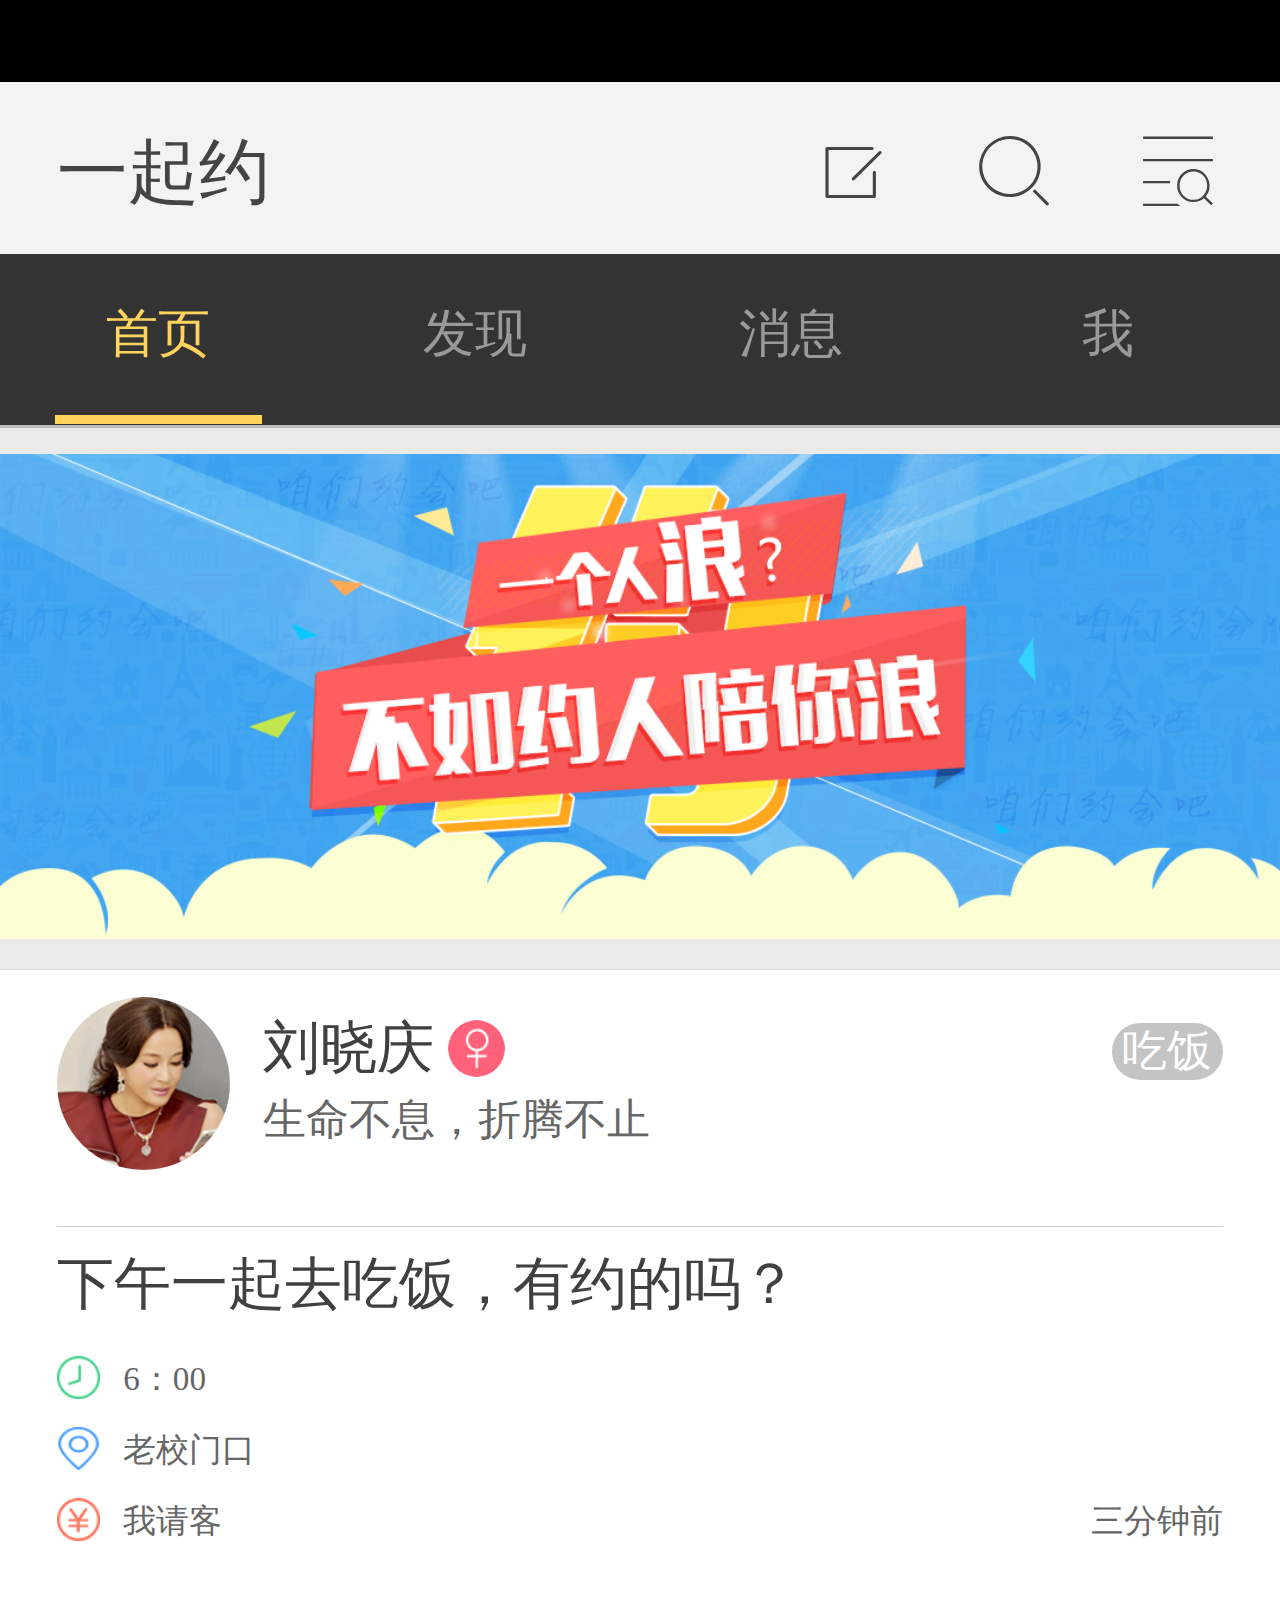
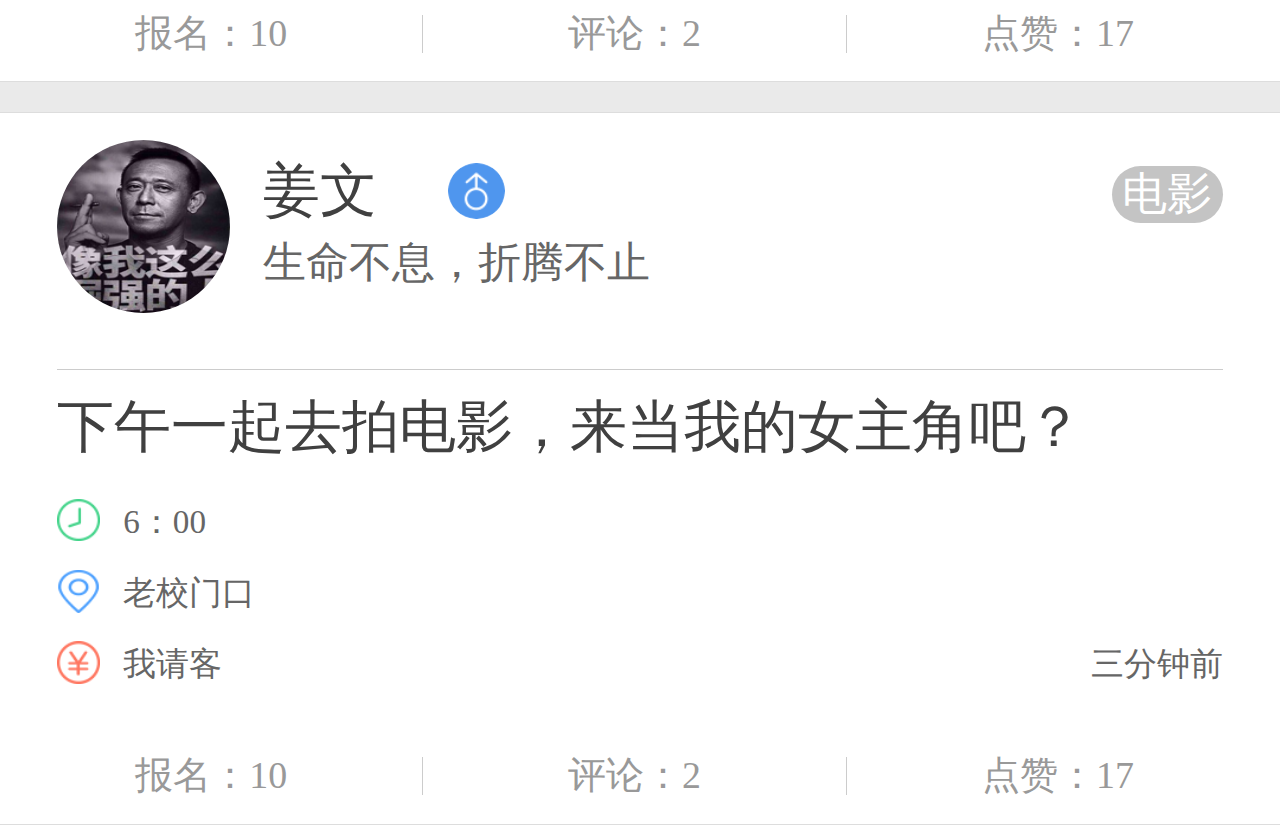
<file: index.html>
<!DOCTYPE html>
<html lang="en">
<head>
	<meta charset="UTF-8">
	<meta name="viewport" content="width=device-width, initial-scale=1.0, maximum-scale=1.0, user-scalable=no">
	<title>移动端</title>
	<link rel="stylesheet" href="style/index.css">
	<script>
		window.onload = function() {
			alert("为什么？");
			function change() {
				var html = document.getElementsByTagName('html')[0];
				html.style.fontSize = window.screen.width/16+ 'px' ||document.documentElement.clientWidth/16 + "px" ;				
			}
			change();
			window.onresize = function() {
				change();
			}
		}
	</script>
	<title>Data</title>
</head>
<body>
	<div id="header">
		<div class="header-l">一起约</div>
		<div class="header-r">
			<a href="javascript:;" class="iconfont shaixuan">&#xe630;</a>
			<a href="javascript:;" class="iconfont">&#xe643;</a>
			<a href="javascript:;" class="iconfont">&#xe655;</a>
		</div>
				<!-- 筛选 -->
		<div class="filter">
			<div class="top">
				<p class="confire">确认</p>
				<p class="del">取消</p>
			</div>
			<ul>
				<li>请选择约会类型 <span><img src="img/right.png"  alt=""></span></li>
				<li>排序方式<span><img src="img/right.png"  alt=""></span></li>
				<li>性别<span><img src="img/right.png"  alt=""></span></li>
				<li>消费<span><img src="img/right.png"  alt=""></span></li>
				<li>时间<span><img src="img/right.png"  alt=""></span></li>
			</ul>
		</div>
	</div>
	<div class="nav">
		<li class="current"><a href="javascript:;">首页</a></li>
		<li><a href="javascript:;">发现</a></li>
		<li><a href="javascript:;">消息</a></li>
		<li><a href="javascript:;">我</a></li>
	</div>
	<div class="img-container">
		<img src="img/data-bg.png" class="data-img">
	</div>
	<div class="con">




		<div class="item">
			<div class="top">
				<div class="head">
					<img src="img/head-bg.png"  alt="">
				</div>
				<div class="xinxi">
					<ul>
						<li class="name">刘晓庆
							<img src="img/sex-nv.png"  alt="">
						</li>
						<li class="biaoqian">吃饭</li>
					</ul>
					<p class="motto">生命不息，折腾不止</p>
				</div>
			</div>
			<div class="middle">
				<div class="data-what">下午一起去吃饭，有约的吗？</div>
				<ul>
					<li class="time"><i><img src="img/time-bg.png"  alt=""></i><span> 6：00 </span></li>
					<li class="time"><i><img src="img/where.png" height="36" width="36"  alt=""></i><span>老校门口 </span></li>
					<li class="time"><i><img src="img/who-pay.png"  alt=""></i><span>我请客 </span><p>三分钟前</p></li>
				</ul>
			</div>
		</div>
		<div class="bottom">
			<li>报名：10</li>
			<li>评论：2</li>
			<li class="no-r">点赞：17</li>
		</div>
	</div>
	<div class="con">
		<div class="item">
			<div class="top">
				<div class="head">
					<img src="img/head-bg2.png"  alt="">
				</div>
				<div class="xinxi">
					<ul>
						<li class="name">姜文
							<img src="img/sex-nan.png"  alt="">
						</li>
						<li class="biaoqian">电影</li>
					</ul>
					<p class="motto">生命不息，折腾不止</p>
				</div>
			</div>
			<div class="middle">
				<div class="data-what">下午一起去拍电影，来当我的女主角吧？</div>
				<ul>
					<li class="time"><i><img src="img/time-bg.png"  alt=""></i><span> 6：00 </span></li>
					<li class="time"><i><img src="img/where.png" height="36" width="36"  alt=""></i><span>老校门口 </span></li>
					<li class="time"><i><img src="img/who-pay.png"  alt=""></i><span>我请客 </span><p>三分钟前</p></li>
				</ul>
			</div>
		</div>
		<div class="bottom">
			<li>报名：10</li>
			<li>评论：2</li>
			<li class="no-r">点赞：17</li>
		</div>
	</div>
</body>
<script src="style/jquery-1.11.3.js"></script>
<script src="style/touch.js"></script>

</html>
</file>
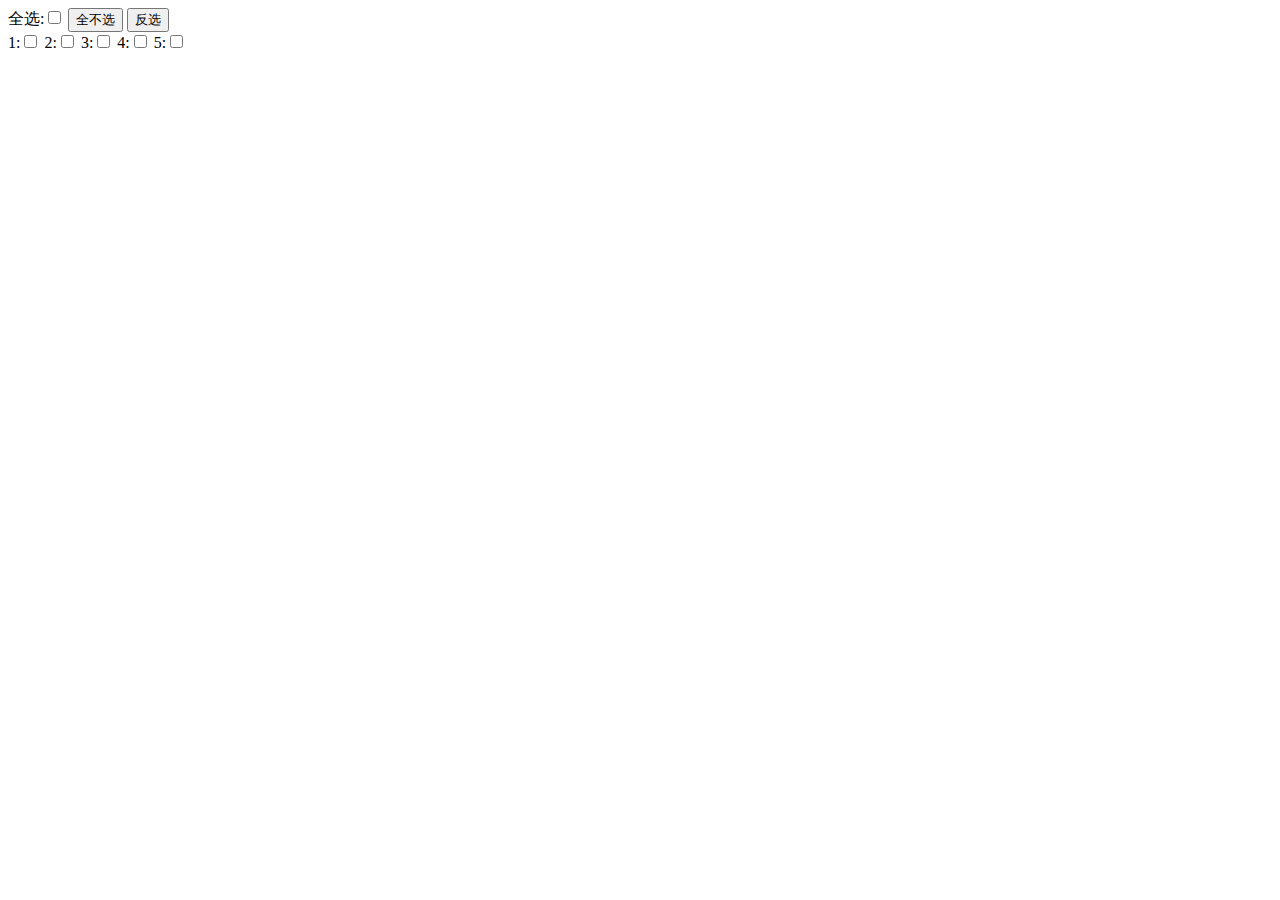
<file: choose/index.html>
<!DOCTYPE html>
<html lang="en">
<head>
    <meta charset="UTF-8">
    <title>Document</title>
</head>
<body>
    <div class="wrap">
        全选:<input type="checkbox" name="全选" class="all-choose"/>
        <!--全不选:<input type="checkbox" name="全不选 " class="no-choose"/>-->

        <button class="no-choose">全不选</button>
        <button class="other-choose">反选</button><br/>
        <!--反选:<input type="checkbox" name="反选" class="other-choose"/><br/>-->
        1:<input type="checkbox" name="" class="item"/>
        2:<input type="checkbox" name="" class="item"/>
        3:<input type="checkbox" name="" class="item"/>
        4:<input type="checkbox" name="" class="item"/>
        5:<input type="checkbox" name="" class="item"/>
    </div>
</body>
<script src="style/index.js"></script>
</html>
</file>
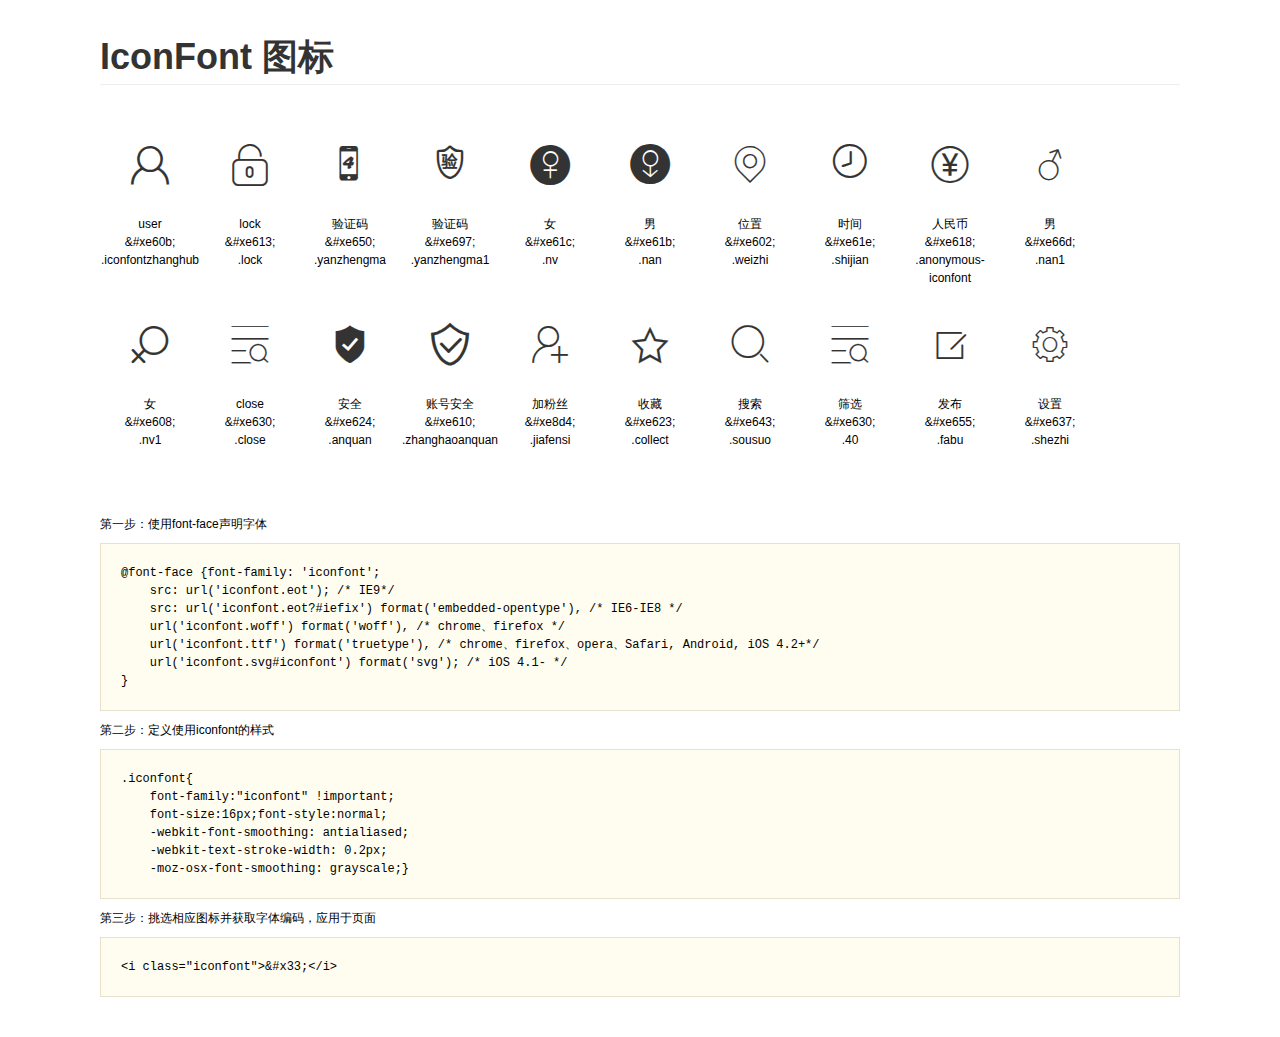
<file: style/ux_1439376857_162516/demo.html>
<!DOCTYPE html>
<html>
<head>
    <meta charset="utf-8"/>
    <title>IconFont</title>
    <link rel="stylesheet" href="demo.css">
    <link rel="stylesheet" href="iconfont.css">
</head>
<body>
    <div class="main">
        <h1>IconFont 图标</h1>
        <ul class="icon_lists clear">
            
                <li>
                <i class="icon iconfont">&#xe60b;</i>
                    <div class="name">user</div>
                    <div class="code">&amp;#xe60b;</div>
                    <div class="fontclass">.iconfontzhanghub</div>
                </li>
            
                <li>
                <i class="icon iconfont">&#xe613;</i>
                    <div class="name">lock</div>
                    <div class="code">&amp;#xe613;</div>
                    <div class="fontclass">.lock</div>
                </li>
            
                <li>
                <i class="icon iconfont">&#xe650;</i>
                    <div class="name">验证码</div>
                    <div class="code">&amp;#xe650;</div>
                    <div class="fontclass">.yanzhengma</div>
                </li>
            
                <li>
                <i class="icon iconfont">&#xe697;</i>
                    <div class="name">验证码</div>
                    <div class="code">&amp;#xe697;</div>
                    <div class="fontclass">.yanzhengma1</div>
                </li>
            
                <li>
                <i class="icon iconfont">&#xe61c;</i>
                    <div class="name">女</div>
                    <div class="code">&amp;#xe61c;</div>
                    <div class="fontclass">.nv</div>
                </li>
            
                <li>
                <i class="icon iconfont">&#xe61b;</i>
                    <div class="name">男</div>
                    <div class="code">&amp;#xe61b;</div>
                    <div class="fontclass">.nan</div>
                </li>
            
                <li>
                <i class="icon iconfont">&#xe602;</i>
                    <div class="name">位置</div>
                    <div class="code">&amp;#xe602;</div>
                    <div class="fontclass">.weizhi</div>
                </li>
            
                <li>
                <i class="icon iconfont">&#xe61e;</i>
                    <div class="name">时间</div>
                    <div class="code">&amp;#xe61e;</div>
                    <div class="fontclass">.shijian</div>
                </li>
            
                <li>
                <i class="icon iconfont">&#xe618;</i>
                    <div class="name">人民币</div>
                    <div class="code">&amp;#xe618;</div>
                    <div class="fontclass">.anonymous-iconfont</div>
                </li>
            
                <li>
                <i class="icon iconfont">&#xe66d;</i>
                    <div class="name">男</div>
                    <div class="code">&amp;#xe66d;</div>
                    <div class="fontclass">.nan1</div>
                </li>
            
                <li>
                <i class="icon iconfont">&#xe608;</i>
                    <div class="name">女</div>
                    <div class="code">&amp;#xe608;</div>
                    <div class="fontclass">.nv1</div>
                </li>
            
                <li>
                <i class="icon iconfont">&#xe630;</i>
                    <div class="name">close</div>
                    <div class="code">&amp;#xe630;</div>
                    <div class="fontclass">.close</div>
                </li>
            
                <li>
                <i class="icon iconfont">&#xe624;</i>
                    <div class="name">安全</div>
                    <div class="code">&amp;#xe624;</div>
                    <div class="fontclass">.anquan</div>
                </li>
            
                <li>
                <i class="icon iconfont">&#xe610;</i>
                    <div class="name">账号安全</div>
                    <div class="code">&amp;#xe610;</div>
                    <div class="fontclass">.zhanghaoanquan</div>
                </li>
            
                <li>
                <i class="icon iconfont">&#xe8d4;</i>
                    <div class="name">加粉丝</div>
                    <div class="code">&amp;#xe8d4;</div>
                    <div class="fontclass">.jiafensi</div>
                </li>
            
                <li>
                <i class="icon iconfont">&#xe623;</i>
                    <div class="name">收藏</div>
                    <div class="code">&amp;#xe623;</div>
                    <div class="fontclass">.collect</div>
                </li>
            
                <li>
                <i class="icon iconfont">&#xe643;</i>
                    <div class="name">搜索</div>
                    <div class="code">&amp;#xe643;</div>
                    <div class="fontclass">.sousuo</div>
                </li>
            
                <li>
                <i class="icon iconfont">&#xe630;</i>
                    <div class="name">筛选</div>
                    <div class="code">&amp;#xe630;</div>
                    <div class="fontclass">.40</div>
                </li>
            
                <li>
                <i class="icon iconfont">&#xe655;</i>
                    <div class="name">发布</div>
                    <div class="code">&amp;#xe655;</div>
                    <div class="fontclass">.fabu</div>
                </li>
            
                <li>
                <i class="icon iconfont">&#xe637;</i>
                    <div class="name">设置</div>
                    <div class="code">&amp;#xe637;</div>
                    <div class="fontclass">.shezhi</div>
                </li>
            
        </ul>


        <div class="helps">
            第一步：使用font-face声明字体
            <pre>
@font-face {font-family: 'iconfont';
    src: url('iconfont.eot'); /* IE9*/
    src: url('iconfont.eot?#iefix') format('embedded-opentype'), /* IE6-IE8 */
    url('iconfont.woff') format('woff'), /* chrome、firefox */
    url('iconfont.ttf') format('truetype'), /* chrome、firefox、opera、Safari, Android, iOS 4.2+*/
    url('iconfont.svg#iconfont') format('svg'); /* iOS 4.1- */
}
</pre>
第二步：定义使用iconfont的样式
            <pre>
.iconfont{
    font-family:"iconfont" !important;
    font-size:16px;font-style:normal;
    -webkit-font-smoothing: antialiased;
    -webkit-text-stroke-width: 0.2px;
    -moz-osx-font-smoothing: grayscale;}
</pre>
第三步：挑选相应图标并获取字体编码，应用于页面
<pre>
&lt;i class="iconfont"&gt;&amp;#x33;&lt;/i&gt;
</pre>
        </div>

    </div>
</body>
</html>
</file>
<file: style/index.css>
@font-face {
  font-family: 'iconfont';
  src: url('ux_1439376857_162516/iconfont.eot');
  /* IE9*/
  src: url('ux_1439376857_162516/iconfont.eoticonfont.eot?#iefix') format('embedded-opentype'), /* IE6-IE8 */ url('ux_1439376857_162516/iconfont.woff') format('woff'), /* chrome、firefox */ url('ux_1439376857_162516/iconfont.ttf') format('truetype'), /* chrome、firefox、opera、Safari, Android, iOS 4.2+*/ url('ux_1439376857_162516/iconfont.svg#iconfont') format('svg');
  /* iOS 4.1- */
}
body,
div,
ul,
li,
img,
i {
  margin: 0 ;
  padding: 0;
}
li {
  list-style: none;
}
a {
  text-decoration: none;
}
body {
  background-color: #eaeaea;
}
#header {
  width: 100%;
  height: 2.14814815rem;
  border-top: 1.03703704rem solid #000000;
  background: #f3f3f3;
}
#header .header-l {
  float: left;
  width: 3.25925926rem;
  height: 0.96296296rem;
  line-height: 0.96296296rem;
  margin-top: 0.65185185rem;
  margin-left: 0.71111111rem;
  font-size: 0.88888889rem;
  color: #444;
}
#header .header-r {
  position: relative;
  float: right;
  width: 7.28888889rem;
  height: 0.96296296rem;
  line-height: 0.96296296rem;
  margin-top: 0.65185185rem;
  margin-right: 0.71111111rem;
}
#header .header-r a {
  display: inline-block;
  float: right;
  margin-left: 0.97777778rem;
}
#header .header-r .iconfont {
  font-family: "iconfont" !important;
  width: 1.06666667rem;
  height: 0.96296296rem;
  color: #444;
}
#header .filter {
  position: absolute;
  display: none;
  top: 3.17037037rem;
  right: 0;
  z-index: 100;
  background: red;
  width: 8rem;
  background-color: #fff;
}
#header .filter .top {
  width: 100%;
  height: 1.80740741rem;
}
#header .filter .top p {
  float: right;
  margin: 0.66666667rem 0.71111111rem;
  height: 0.47407407rem;
  line-height: 0.47407407rem;
  font-size: 0.47407407rem;
  color: #666;
}
#header .filter .top .confire {
  font-weight: bold;
  color: #8dda5e;
  margin-left: 0.14814815rem;
}
#header .filter ul li {
  width: 100%;
  height: 1.33333333rem;
  line-height: 1.33333333rem;
  text-indent: 0.47407407rem;
  font-size: 0.65185185rem;
  border-bottom: 1px solid #cccccc;
  color: #444;
}
#header .filter ul li span {
  float: right;
  width: 0.32592593rem;
  height: 0.51851852rem;
  margin-right: 0.81481481rem;
}
#header .filter ul li span img {
  width: 0.32592593rem;
  height: 0.51851852rem;
}
#header .show {
  display: block;
}
.nav {
  display: flex;
  width: 100%;
  height: 2.13333333rem;
  border-bottom: 0.04444444rem solid #bdbdbd;
  background-color: #333333;
}
.nav li {
  flex-flow: row;
  width: 2.59259259rem;
  height: 2.01481481rem;
  margin: 0 0.68148148rem;
  border-bottom: 0.11851852rem solid #333333;
}
.nav li a {
  display: block;
  width: 2.59259259rem;
  margin: 0.68148148rem 0;
  margin-right: 1.36296296rem;
  height: 0.65185185rem;
  line-height: 0.65185185rem;
  text-align: center;
  font-size: 0.65185185rem;
  color: #999999;
}
.nav .current {
  border-bottom-color: #ffd35c;
}
.nav .current a {
  color: #ffd35c;
}
.img-container {
  width: 100%;
  height: 6.07407407rem;
  border-top: 0.32592593rem solid #eaeaea;
}
.img-container .data-img {
  width: 100%;
  height: 6.07407407rem;
}
.con {
  position: relative;
  width: 100%;
  margin-top: 0.37037037rem;
  border-top: 1px solid #ddd;
  border-bottom: 1px solid #ddd;
  background: #fff;
}
.con .item {
  height: 7.34814815rem;
  margin: 0 0.71111111rem;
}
.con .item .top {
  width: 100%;
  height: 2.51851852rem;
  padding: 0.34074074rem 0;
  border-bottom: 1px solid #ccc;
}
.con .item .top .head {
  float: left;
  overflow: hidden;
  width: 2.16296296rem;
  height: 2.16296296rem;
  border-radius: 1.08148148rem;
}
.con .item .top .head img {
  width: 2.16296296rem;
  height: 2.16296296rem;
}
.con .item .top .xinxi {
  float: left;
  width: 12.41481481rem;
  height: 2.16296296rem;
}
.con .item .top .xinxi ul {
  width: 12.41481481rem;
  height: 1.27407407rem;
}
.con .item .top .xinxi ul .name {
  float: left;
  width: 3.43703704rem;
  height: 1.27407407rem;
  line-height: 1.27407407rem;
  font-size: 0.71111111rem;
  text-indent: 0.41481481rem;
  color: #404040;
}
.con .item .top .xinxi ul .name img {
  float: right;
  display: block;
  width: 0.71111111rem;
  height: 0.71111111rem;
  margin-top: 0.28148148rem;
  border-radius: 50%;
}
.con .item .top .xinxi ul .biaoqian {
  float: right;
  width: 1.39259259rem;
  height: 0.71111111rem;
  margin-top: 0.32592593rem;
  line-height: 0.71111111rem;
  font-size: 0.56296296rem;
  text-align: center;
  color: #fff;
  border-radius: 0.35555556rem;
  background-color: #c4c4c4;
}
.con .item .top .xinxi .motto {
  width: 12.41481481rem;
  height: 0.53333333rem;
  margin: 0;
  line-height: 0.53333333rem;
  font-size: 0.53333333rem;
  color: #666;
  text-indent: 0.41481481rem;
}
.con .item .middle {
  width: 100%;
}
.con .item .middle .data-what {
  width: 100%;
  height: 1.42222222rem;
  line-height: 1.42222222rem;
  font-size: 0.71111111rem;
  color: #404040;
}
.con .item .middle ul li {
  display: block;
  float: left;
  width: 100%;
  height: 0.53333333rem;
  font-size: 0.41481481rem;
  color: #666;
  margin: 0.17777778rem 0;
}
.con .item .middle ul li i {
  display: block;
  float: left;
  width: 0.53333333rem;
  height: 0.53333333rem;
}
.con .item .middle ul li i img {
  width: 0.53333333rem;
  height: 0.53333333rem;
  vertical-align: middle;
}
.con .item .middle ul li span {
  display: block;
  float: left;
  height: 0.44444444rem;
  line-height: 0.59259259rem;
  text-indent: 0.2962963rem;
}
.con .item .middle ul li p {
  display: block;
  float: right;
  margin: 0;
  height: 0.44444444rem;
  line-height: 0.59259259rem;
}
.con .bottom {
  width: 100%;
  height: 1.54074074rem;
}
.con .bottom li {
  float: left;
  width: 33%;
  height: 0.47407407rem;
  line-height: 0.47407407rem;
  margin-top: 0.71111111rem;
  border-right: 1px solid #ccc;
  font-size: 0.47407407rem;
  text-align: center;
  color: #999;
}
.con .bottom .no-r {
  border-right: none;
}
</file>
<file: style/ux_1439376857_162516/iconfont.css>
@font-face {font-family: "iconfont";
  src: url('iconfont.eot'); /* IE9*/
  src: url('iconfont.eot?#iefix') format('embedded-opentype'), /* IE6-IE8 */
  url('iconfont.woff') format('woff'), /* chrome、firefox */
  url('iconfont.ttf') format('truetype'), /* chrome、firefox、opera、Safari, Android, iOS 4.2+*/
  url('iconfont.svg#iconfont') format('svg'); /* iOS 4.1- */
}

.iconfont {
  font-family:"iconfont" !important;
  font-size:16px;
  font-style:normal;
  -webkit-font-smoothing: antialiased;
  -webkit-text-stroke-width: 0.2px;
  -moz-osx-font-smoothing: grayscale;
}
.icon-iconfontzhanghub:before { content: "\e60b"; }
.icon-lock:before { content: "\e613"; }
.icon-yanzhengma:before { content: "\e650"; }
.icon-yanzhengma1:before { content: "\e697"; }
.icon-nv:before { content: "\e61c"; }
.icon-nan:before { content: "\e61b"; }
.icon-weizhi:before { content: "\e602"; }
.icon-shijian:before { content: "\e61e"; }
.icon-anonymous-iconfont:before { content: "\e618"; }
.icon-nan1:before { content: "\e66d"; }
.icon-nv1:before { content: "\e608"; }
.icon-close:before { content: "\e630"; }
.icon-anquan:before { content: "\e624"; }
.icon-zhanghaoanquan:before { content: "\e610"; }
.icon-jiafensi:before { content: "\e8d4"; }
.icon-collect:before { content: "\e623"; }
.icon-sousuo:before { content: "\e643"; }
.icon-40:before { content: "\e630"; }
.icon-fabu:before { content: "\e655"; }
.icon-shezhi:before { content: "\e637"; }
</file>
<file: style/ux_1439376857_162516/demo.css>
*{margin: 0;padding: 0;list-style: none;}
/*
KISSY CSS Reset
理念：1. reset 的目的不是清除浏览器的默认样式，这仅是部分工作。清除和重置是紧密不可分的。
2. reset 的目的不是让默认样式在所有浏览器下一致，而是减少默认样式有可能带来的问题。
3. reset 期望提供一套普适通用的基础样式。但没有银弹，推荐根据具体需求，裁剪和修改后再使用。
特色：1. 适应中文；2. 基于最新主流浏览器。
维护：玉伯<lifesinger@gmail.com>, 正淳<ragecarrier@gmail.com>
 */

/** 清除内外边距 **/
body, h1, h2, h3, h4, h5, h6, hr, p, blockquote, /* structural elements 结构元素 */
dl, dt, dd, ul, ol, li, /* list elements 列表元素 */
pre, /* text formatting elements 文本格式元素 */
form, fieldset, legend, button, input, textarea, /* form elements 表单元素 */
th, td /* table elements 表格元素 */ {
  margin: 0;
  padding: 0;
}

/** 设置默认字体 **/
body,
button, input, select, textarea /* for ie */ {
  font: 12px/1.5 tahoma, arial, \5b8b\4f53, sans-serif;
}
h1, h2, h3, h4, h5, h6 { font-size: 100%; }
address, cite, dfn, em, var { font-style: normal; } /* 将斜体扶正 */
code, kbd, pre, samp { font-family: courier new, courier, monospace; } /* 统一等宽字体 */
small { font-size: 12px; } /* 小于 12px 的中文很难阅读，让 small 正常化 */

/** 重置列表元素 **/
ul, ol { list-style: none; }

/** 重置文本格式元素 **/
a { text-decoration: none; }
a:hover { text-decoration: underline; }


/** 重置表单元素 **/
legend { color: #000; } /* for ie6 */
fieldset, img { border: 0; } /* img 搭车：让链接里的 img 无边框 */
button, input, select, textarea { font-size: 100%; } /* 使得表单元素在 ie 下能继承字体大小 */
/* 注：optgroup 无法扶正 */

/** 重置表格元素 **/
table { border-collapse: collapse; border-spacing: 0; }

/* 清除浮动 */
.ks-clear:after, .clear:after {
  content: '\20';
  display: block;
  height: 0;
  clear: both;
}
.ks-clear, .clear {
  *zoom: 1;
}

.main {padding: 30px 100px;}
.main h1{font-size:36px; color:#333; text-align:left;margin-bottom:30px; border-bottom: 1px solid #eee;}

.helps{margin-top:40px;}
.helps pre{
  padding:20px;
  margin:10px 0;
  border:solid 1px #e7e1cd;
  background-color: #fffdef;
  overflow: auto;
}

.icon_lists li{
  float:left;
  width: 100px;
  height:180px;
  text-align: center;
}
.icon_lists .icon{
  font-size: 42px;
  line-height: 100px;
  margin: 10px 0;
  color:#333;
  -webkit-transition: font-size 0.25s ease-out 0s;
  -moz-transition: font-size 0.25s ease-out 0s;
  transition: font-size 0.25s ease-out 0s;

}
.icon_lists .icon:hover{
  font-size: 100px;
}
</file>
